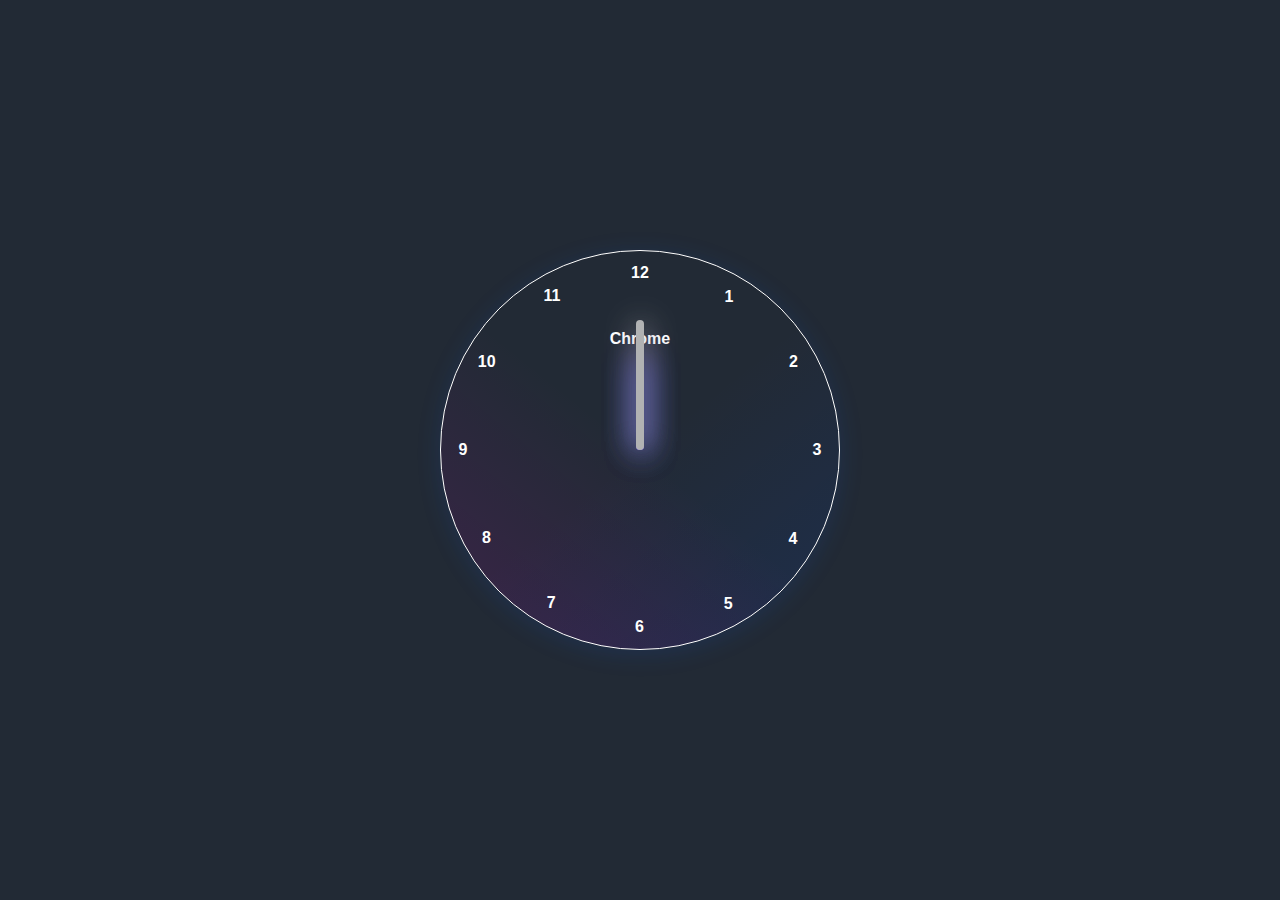
<file: index.html>
<!DOCTYPE html>
<html lang="en">
	<head>
		<meta charset="UTF-8" />
		<meta name="viewport" content="width=device-width, initial-scale=1.0" />
		<title>Analog Clock</title>
		<link rel="stylesheet" href="style.css" />
	</head>
	<body>
		<div class="contianer">
			<div class="clock">
				<div class="title">Chrome</div>
				<div
					style="--clckHand: #306ee8; --height: 90px; --shadow: #306ee8"
					class="hand"
					id="hh">
					<i></i>
				</div>
				<div
					style="--clckHand: #854ce6; --height: 100px; --shadow: #854ce6"
					class="hand"
					id="mm">
					<i></i>
				</div>
				<div
					style="--clckHand: #b1b2b3; --height: 130px; --shadow: #b1b2b3"
					class="hand"
					id="ss">
					<i></i>
				</div>

				<span style="--i: 1"><b>1</b></span>
				<span style="--i: 2"><b>2</b></span>
				<span style="--i: 3"><b>3</b></span>
				<span style="--i: 4"><b>4</b></span>
				<span style="--i: 5"><b>5</b></span>
				<span style="--i: 6"><b>6</b></span>
				<span style="--i: 7"><b>7</b></span>
				<span style="--i: 8"><b>8</b></span>
				<span style="--i: 9"><b>9</b></span>
				<span style="--i: 10"><b>10</b></span>
				<span style="--i: 11"><b>11</b></span>
				<span style="--i: 12"><b>12</b></span>
			</div>
		</div>
		<script src="./script.js"></script>
	</body>
</html>
</file>
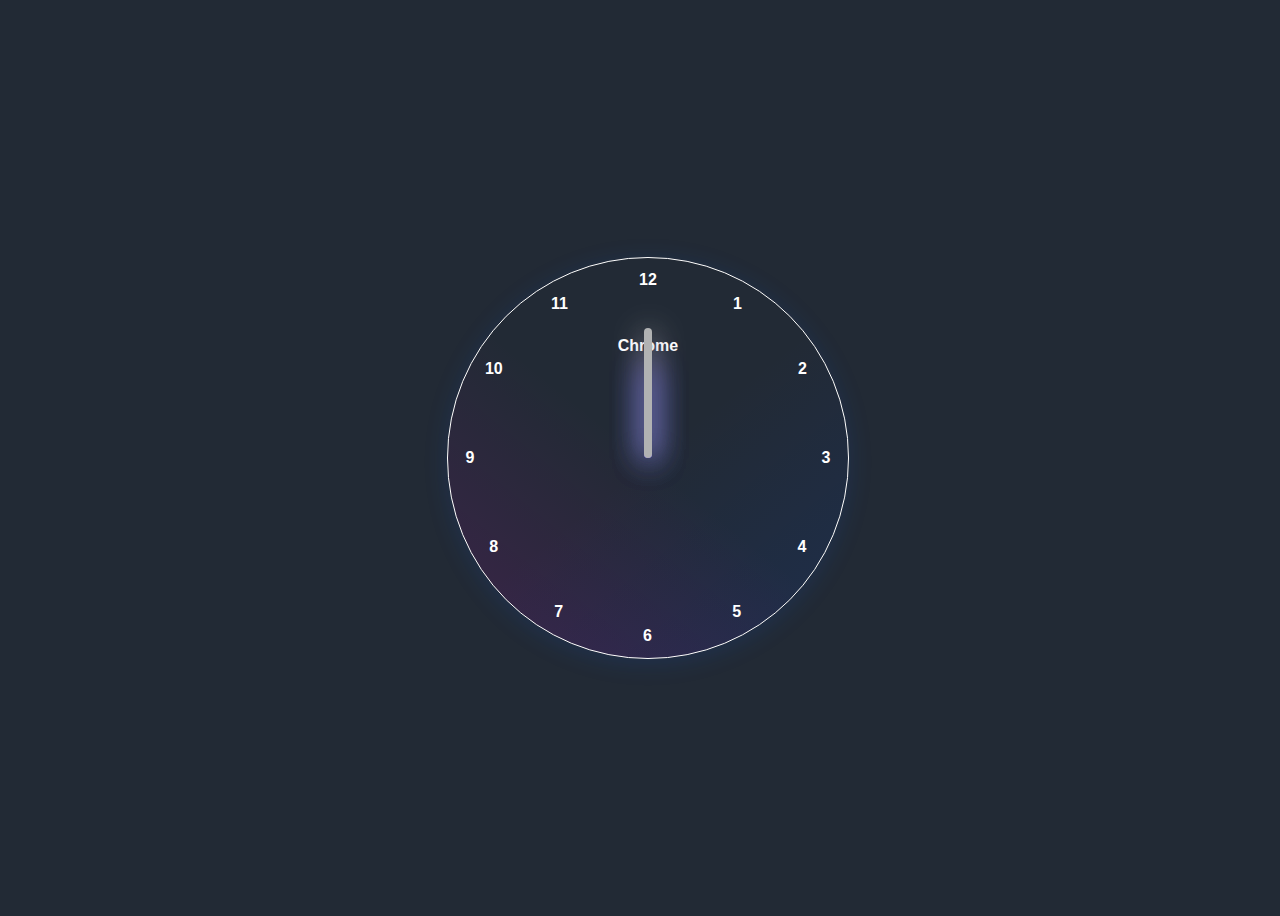
<file: clock.html>
<!DOCTYPE html>
<html lang="en">
	<head>
		<meta charset="UTF-8" />
		<meta name="viewport" content="width=device-width, initial-scale=1.0" />
		<title>Analog Clock</title>
		<link rel="stylesheet" href="clock.css" />
	</head>
	<body>
		<div class="contianer">
			<div class="clock">
				<div class="title">Chrome</div>
				<div
					style="--clckHand: #306ee8; --height: 90px; --shadow: #306ee8"
					class="hand"
					id="hh">
					<i></i>
				</div>
				<div
					style="--clckHand: #854ce6; --height: 100px; --shadow: #854ce6"
					class="hand"
					id="mm">
					<i></i>
				</div>
				<div
					style="--clckHand: #b1b2b3; --height: 130px; --shadow: #b1b2b3"
					class="hand"
					id="ss">
					<i></i>
				</div>

				<span style="--i: 1"><b>1</b></span>
				<span style="--i: 2"><b>2</b></span>
				<span style="--i: 3"><b>3</b></span>
				<span style="--i: 4"><b>4</b></span>
				<span style="--i: 5"><b>5</b></span>
				<span style="--i: 6"><b>6</b></span>
				<span style="--i: 7"><b>7</b></span>
				<span style="--i: 8"><b>8</b></span>
				<span style="--i: 9"><b>9</b></span>
				<span style="--i: 10"><b>10</b></span>
				<span style="--i: 11"><b>11</b></span>
				<span style="--i: 12"><b>12</b></span>
			</div>
		</div>
		<script src="./clock.js"></script>
	</body>
</html>
</file>
<file: style.css>
* {
	padding: 0;
	margin: 0;
	box-sizing: border-box;
}

body {
	font-family: sans-serif;
	width: 100%;
	height: 100vh;
	background-color: #222a35;
	overflow: hidden;
	display: flex;
	align-items: center;
	justify-content: center;
}

.contianer {
	position: relative;
}

.clock {
	width: 400px;
	height: 400px;
	background: linear-gradient(
			38.73deg,
			rgba(204, 0, 187, 0.15) 0%,
			rgba(201, 32, 184, 0) 50%
		),
		linear-gradient(
			141.27deg,
			rgba(0, 70, 209, 0) 50%,
			rgba(0, 70, 209, 0.15) 100%
		);
	border-radius: 50%;
	display: flex;
	align-items: center;
	justify-content: center;
	color: white;
	border: solid 1px white;
	box-shadow: rgba(23, 92, 230, 0.15) 0px 4px 24px;
}

.clock span {
	position: absolute;
	transform: rotate(calc(30deg * var(--i)));
	inset: 14px;
	text-align: center;
}

.clock span b {
	transform: rotate(calc(-30deg * var(--i)));
	display: inline-block;
}

.clock .title {
	position: absolute;
	top: 20%;
	font-weight: 700;
}

.hand {
	position: absolute;
	display: flex;
	align-items: flex-end;
	justify-content: center;
}

.hand i {
	position: absolute;
	width: 8px;
	height: var(--height);
	border-radius: 10px;
	background-color: var(--clckHand);
	box-shadow: var(--shadow) 1px 2px 30px;
}
</file>
<file: clock.css>
body {
	font-family: sans-serif;
	width: 100%;
	height: 100vh;
	background-color: #222a35;
	overflow: hidden;
	display: flex;
	align-items: center;
	justify-content: center;
}

.contianer {
	position: relative;
}

.clock {
	width: 400px;
	height: 400px;
	background: linear-gradient(
			38.73deg,
			rgba(204, 0, 187, 0.15) 0%,
			rgba(201, 32, 184, 0) 50%
		),
		linear-gradient(
			141.27deg,
			rgba(0, 70, 209, 0) 50%,
			rgba(0, 70, 209, 0.15) 100%
		);
	border-radius: 50%;
	display: flex;
	align-items: center;
	justify-content: center;
	color: white;
	border: solid 1px white;
	box-shadow: rgba(23, 92, 230, 0.15) 0px 4px 24px;
}

.clock span {
	position: absolute;
	transform: rotate(calc(30deg * var(--i)));
	inset: 14px;
	text-align: center;
}

.clock span b {
	transform: rotate(calc(-30deg * var(--i)));
	display: inline-block;
}

.clock .title {
	position: absolute;
	top: 20%;
	font-weight: 700;
}

.hand {
	position: absolute;
	display: flex;
	align-items: flex-end;
	justify-content: center;
}

.hand i {
	position: absolute;
	width: 8px;
	height: var(--height);
	border-radius: 10px;
	background-color: var(--clckHand);
	box-shadow: var(--shadow) 1px 2px 30px;
}
</file>
